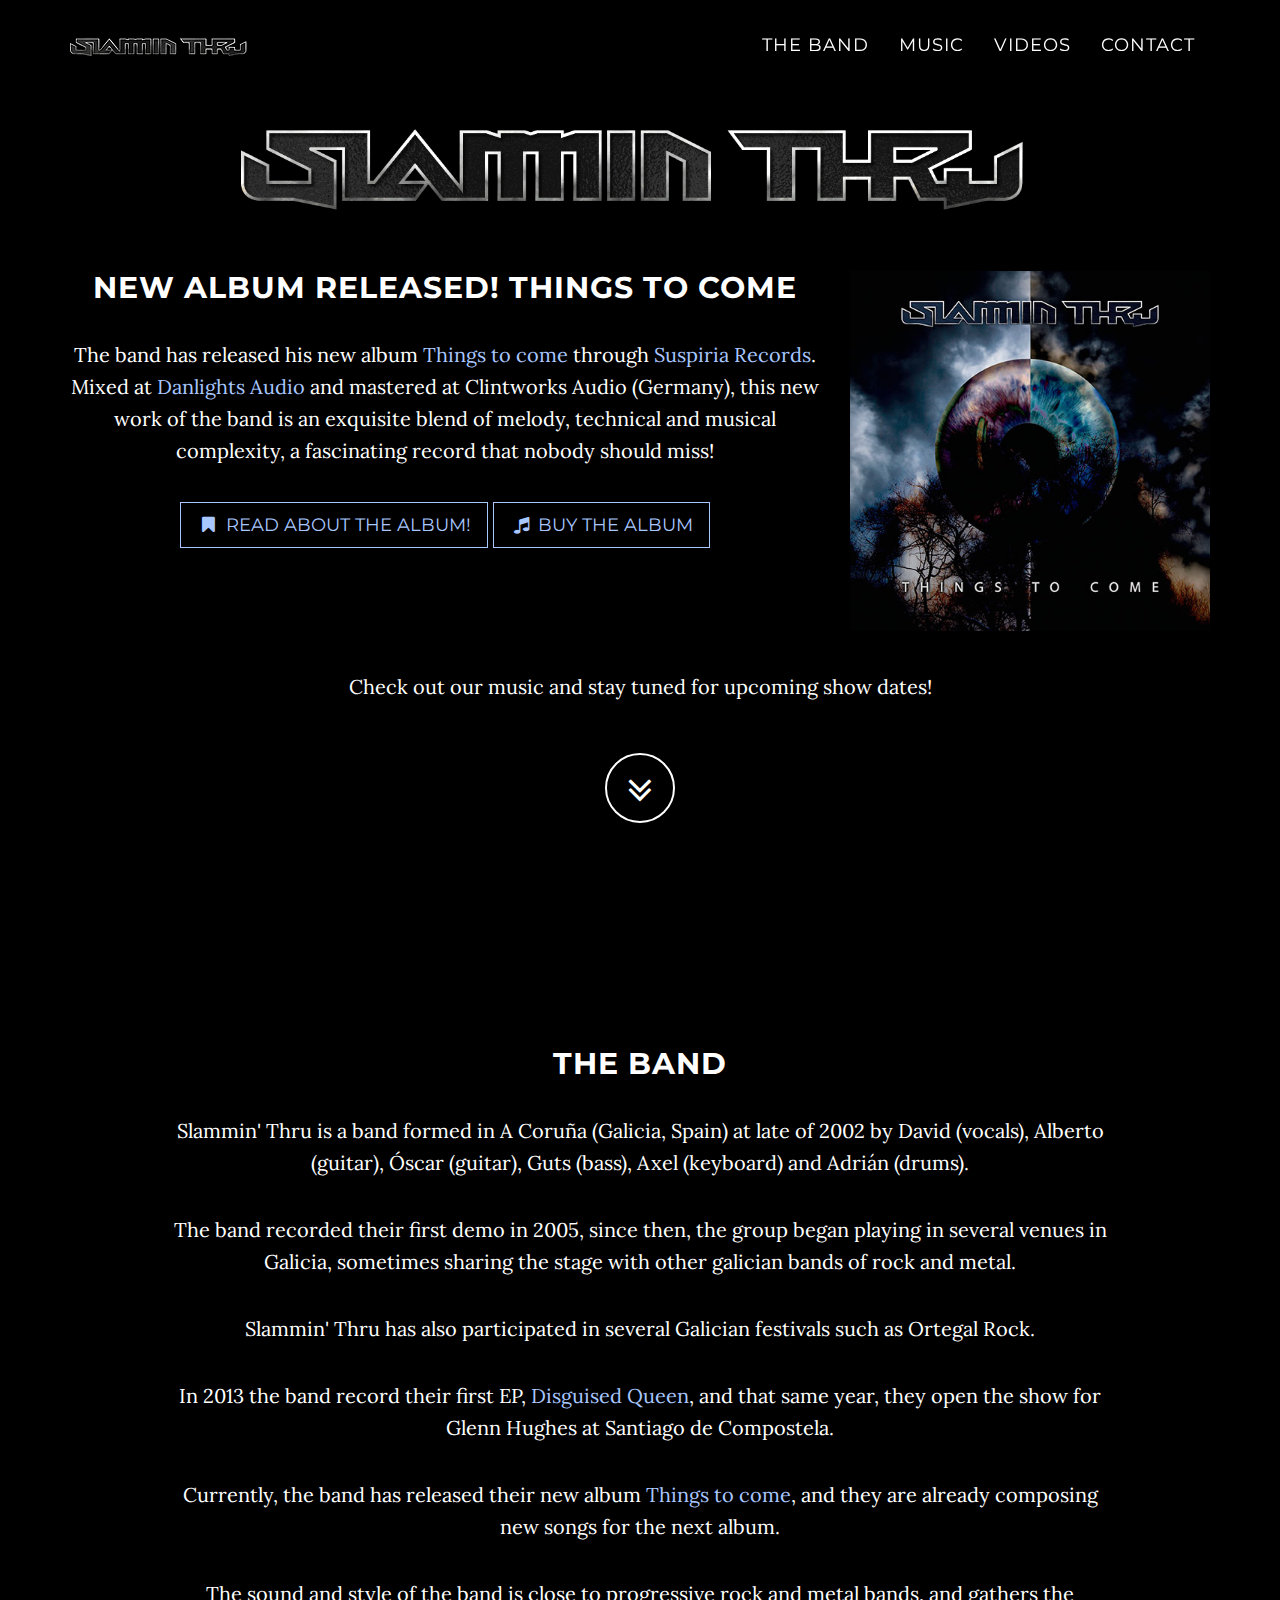
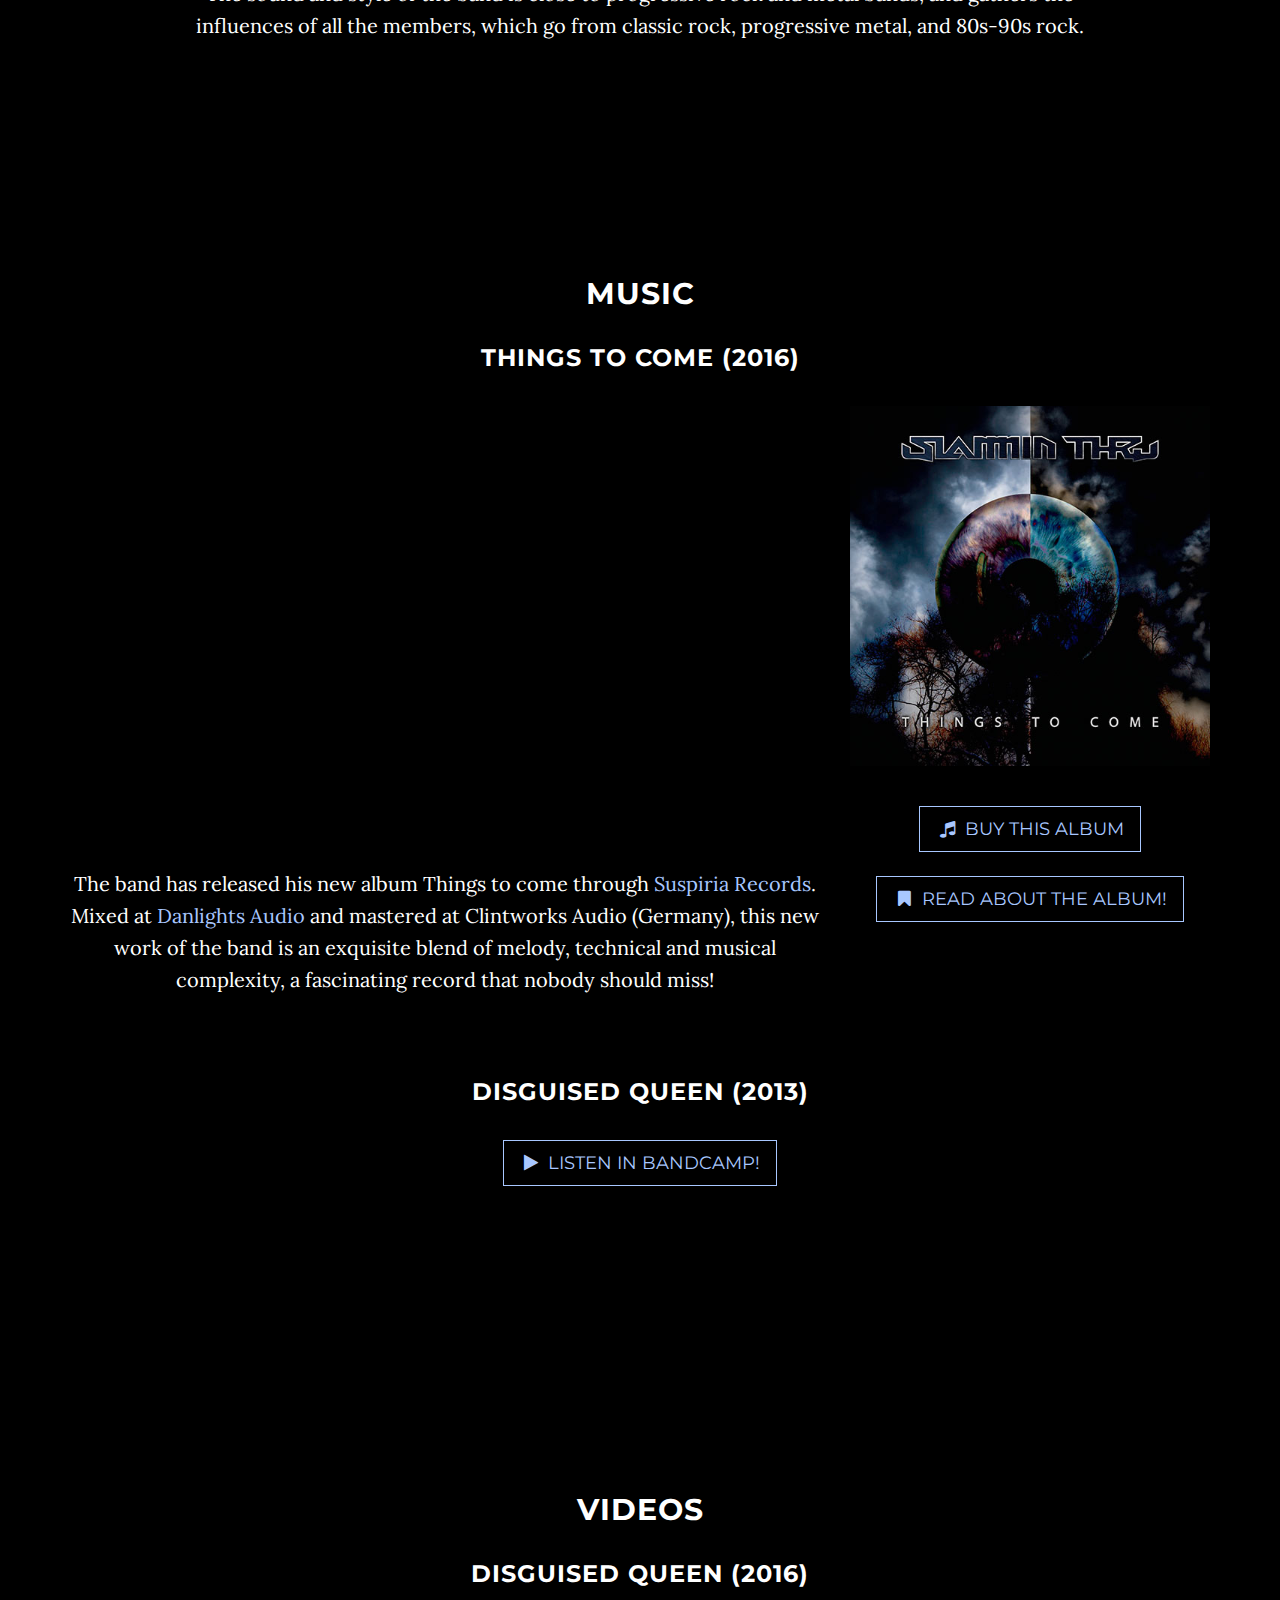
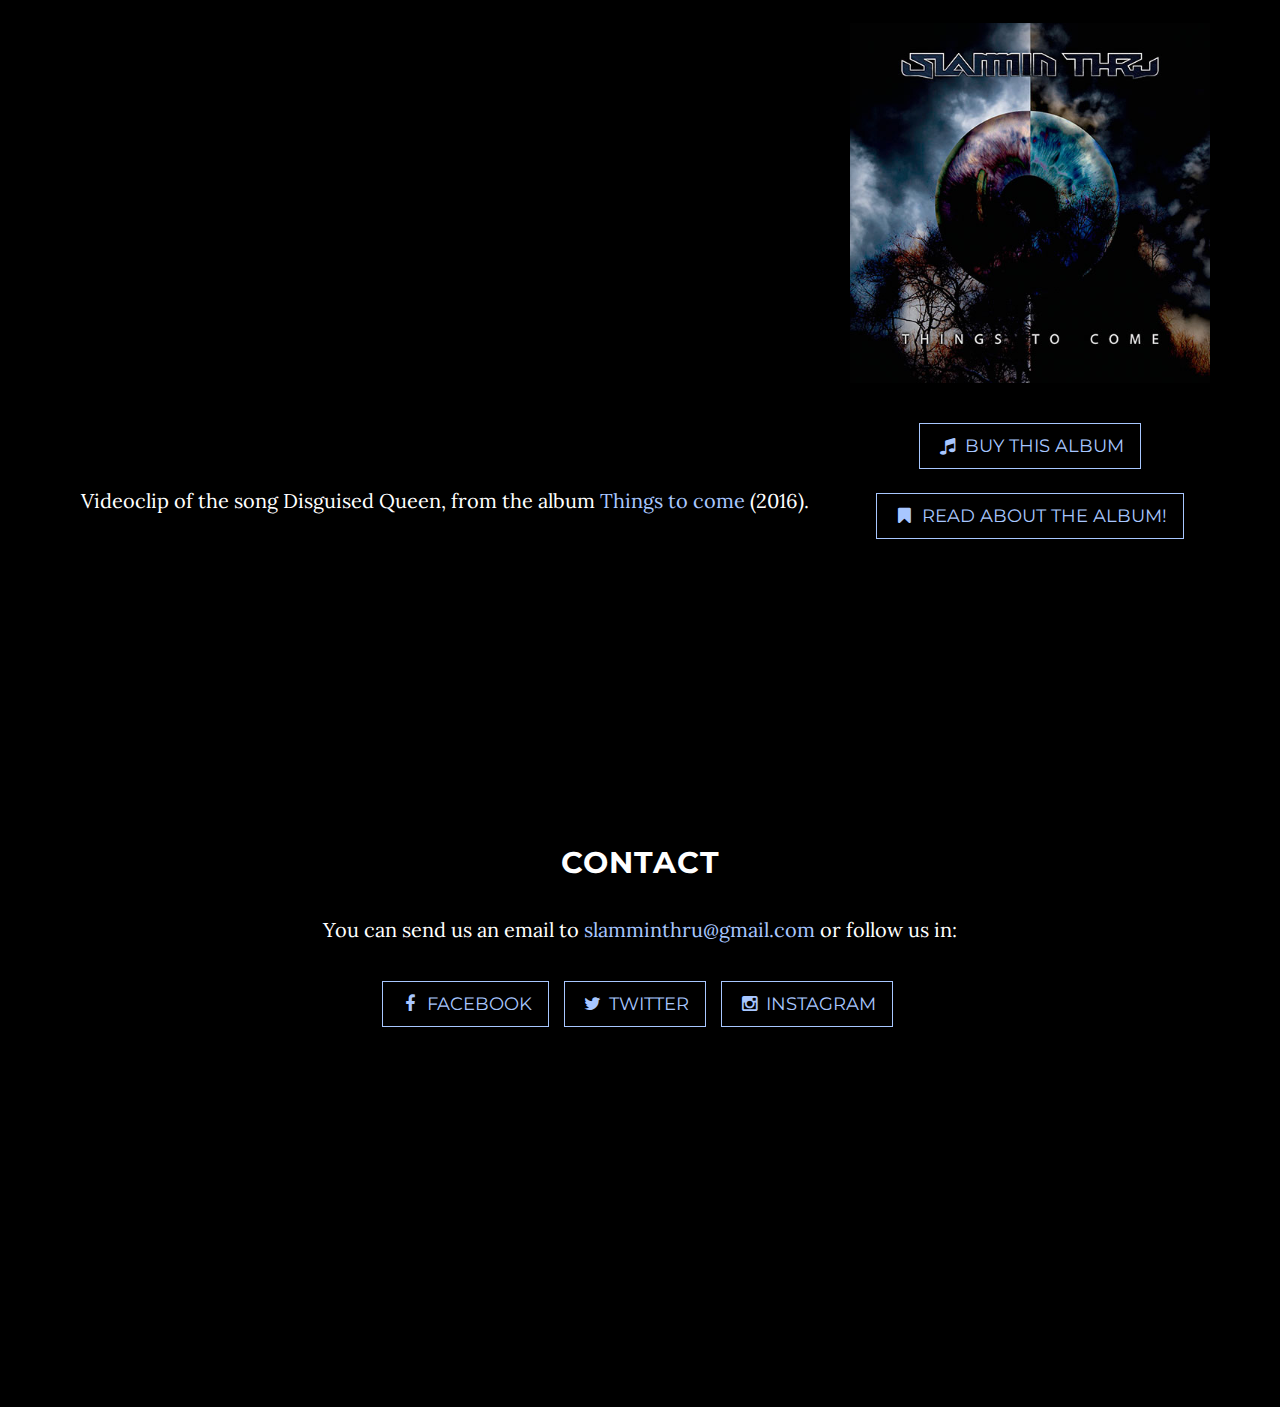
<file: index.html>
<!DOCTYPE html>
<html lang="en">

<head>

    <meta charset="utf-8">
    <meta http-equiv="X-UA-Compatible" content="IE=edge">
    <meta name="viewport" content="width=device-width, initial-scale=1">

    <title>Slammin' Thru - Progressive metal band from A Coruña (Galicia, Spain)</title>
	<meta name="description" content="Slammin' Thru is progressive metal band based in A Coruña (Galicia, Spain)." />

	<meta property="og:url" content="http://www.slamminthru.com" />
	<meta property="og:site_name" content="Slammin' Thru" />
	<meta property="og:image" content="http://web-slamminthru.rhcloud.com/img/imagen_fb.jpg" />
	<meta property="og:title" content="Slammin' Thru" />
	<meta property="og:description" content="Slammin' Thru is a progressive metal band based in A Coruña (Galicia, Spain)." />
	<meta property="og:type" content="website" />

    <!-- Bootstrap Core CSS -->
    <link href="css/bootstrap.min.css" rel="stylesheet">

    <!-- Custom CSS -->
    <link href="css/grayscale.css?v=1.1" rel="stylesheet">

    <!-- Custom Fonts -->
    <link href="font-awesome/css/font-awesome.min.css" rel="stylesheet" type="text/css">
    <link href="http://fonts.googleapis.com/css?family=Lora:400,700,400italic,700italic" rel="stylesheet" type="text/css">
    <link href="http://fonts.googleapis.com/css?family=Montserrat:400,700" rel="stylesheet" type="text/css">

    <!-- HTML5 Shim and Respond.js IE8 support of HTML5 elements and media queries -->
    <!-- WARNING: Respond.js doesn't work if you view the page via file:// -->
    <!--[if lt IE 9]>
        <script src="https://oss.maxcdn.com/libs/html5shiv/3.7.0/html5shiv.js"></script>
        <script src="https://oss.maxcdn.com/libs/respond.js/1.4.2/respond.min.js"></script>
    <![endif]-->

</head>

<body id="page-top" data-spy="scroll" data-target=".navbar-fixed-top">

    <!-- Navigation -->
    <nav class="navbar navbar-custom navbar-fixed-top" role="navigation">
        <div class="container">
            <div class="navbar-header">
                <button type="button" class="navbar-toggle" data-toggle="collapse" data-target=".navbar-main-collapse">
                    <i class="fa fa-bars"></i>
                </button>
                <a class="navbar-brand page-scroll" href="#page-top">
                    <img src="img/logo_st_mini.png" alt="Slammin' Thru" />
                </a>
            </div>

            <!-- Collect the nav links, forms, and other content for toggling -->
            <div class="collapse navbar-collapse navbar-right navbar-main-collapse">
                <ul class="nav navbar-nav">
                    <!-- Hidden li included to remove active class from about link when scrolled up past about section -->
                    <li class="hidden">
                        <a href="#page-top"></a>
                    </li>
                    <li>
                        <a class="page-scroll" href="#the-band">The band</a>
                    </li>
                    <li>
                        <a class="page-scroll" href="#music">Music</a>
                    </li>
                    <li>
                        <a class="page-scroll" href="#videos">Videos</a>
                    </li>
                    <li>
                        <a class="page-scroll" href="#contact">Contact</a>
                    </li>
                </ul>
            </div>
            <!-- /.navbar-collapse -->
        </div>
        <!-- /.container -->
    </nav>

    <section id="home" class="container content-section text-center">
        <div class="row">
            <div class="col-md-12">
                <div id="logo_intro">
                    <h1>Slammin' Thru</h1>
                    <img src="img/logo_st.png" alt="Slammin' Thru" />
                </div>
            </div>
        </div>
        <div class="row">
            <div class="col-md-8">

                <h2>New album released! Things to come</h2>
                <p>
                    The band has released his new album <a href="http://www.slamminthru.com/things-to-come">Things to come</a> through <a target="_blank" href="http://www.suspiriarecords.com/">Suspiria Records</a>. Mixed at <a target="_blank" href="http://danlightsaudio.com/">Danlights Audio</a> and mastered at Clintworks Audio (Germany), this new work of the band is an exquisite blend of melody, technical and musical complexity, a fascinating record that nobody should miss!
                </p>
                <p>
                    <a href="http://www.slamminthru.com/things-to-come" class="btn btn-default btn-lg"><i class="fa fa-bookmark fa-fw"></i> <span class="network-name">Read about the album!</span></a>
                    <a target="_blank" href="http://shop.suspiriarecords.com/home/146-slammin-thru-things-to-come.html" class="btn btn-default btn-lg"><i class="fa fa-music fa-fw"></i> <span class="network-name">Buy the album</span></a>
                </p>

            </div>

            <div class="col-md-4">
                <a target="_blank" href="http://shop.suspiriarecords.com/home/146-slammin-thru-things-to-come.html">
                    <img class="img-responsive center-block" src="img/portada_things_to_come.jpg" alt="Things to come" />
                </a>
            </div>
        </div>
        <div class="row">
            <div class="col-md-12">
                <br><br>
                <p>Check out our music and stay tuned for upcoming show dates!</p>
                <a href="#the-band" class="btn btn-circle page-scroll">
                    <i class="fa fa-angle-double-down animated"></i>
                </a>
            </div>
        </div>
    </section>

    <section id="the-band" class="container content-section text-center">
        <div class="row">
            <div class="col-lg-10 col-lg-offset-1">
                <h2>The band</h2>
                <p>Slammin' Thru is a band formed in A Coruña (Galicia, Spain) at late of 2002 by David (vocals), Alberto (guitar), Óscar (guitar), Guts (bass), Axel (keyboard) and Adrián (drums).</p>
				<p>The band recorded their first demo in 2005, since then, the group began playing in several venues in Galicia, sometimes sharing the stage with other galician bands of rock and metal.</p>
				<p>Slammin' Thru has also participated in several Galician festivals such as Ortegal Rock.</p>
				<p>In 2013 the band record their first EP, <a target="_blank" href="http://slamminthru.bandcamp.com">Disguised Queen</a>, and that same year, they open the show for Glenn Hughes at Santiago de Compostela.</p>
				<p>Currently, the band has released their new album <a href="http://www.slamminthru.com/things-to-come">Things to come</a>, and they are already composing new songs for the next album.</p>
				<p>The sound and style of the band is close to progressive rock and metal bands, and gathers the influences of all the members, which go from classic rock, progressive metal, and 80s-90s rock.</p>
            </div>
        </div>
    </section>

    <section id="music" class="container content-section text-center">
        <div class="row">
            <div class="col-md-12">
                <h2>Music</h2>
            </div>
        </div>

        <div class="row work">
            <div class="col-md-12">
                <h3>Things to come (2016)</h3>
            </div>
            <div class="col-md-8" id="contenedor_video">
                <iframe width="560" height="315" src="https://www.youtube.com/embed/twc5SUYgcH8" frameborder="0" allowfullscreen></iframe>
                <br><br>
                <p>
                    The band has released his new album Things to come through <a target="_blank" href="http://www.suspiriarecords.com/">Suspiria Records</a>. Mixed at <a target="_blank" href="http://danlightsaudio.com/">Danlights Audio</a> and mastered at Clintworks Audio (Germany), this new work of the band is an exquisite blend of melody, technical and musical complexity, a fascinating record that nobody should miss!
                </p>
            </div>

            <div class="col-md-4">
                <a target="_blank" href="http://shop.suspiriarecords.com/home/146-slammin-thru-things-to-come.html">
                    <img class="img-responsive center-block" src="img/portada_things_to_come.jpg" alt="Things to come" />
                </a>
                <br><br>
                <p>
                    <a target="_blank" href="http://shop.suspiriarecords.com/home/146-slammin-thru-things-to-come.html" class="btn btn-default btn-lg"><i class="fa fa-music fa-fw"></i> <span class="network-name">Buy this album</span></a>
                    <a href="http://www.slamminthru.com/things-to-come" class="btn btn-default btn-lg"><i class="fa fa-bookmark fa-fw"></i> <span class="network-name">Read about the album!</span></a>
                </p>
            </div>
        </div>

        <div class="row work">
            <div class="col-lg-8 col-lg-offset-2">
                <h3>Disguised Queen (2013)</h3>
                <p>
                    <a target="_blank" href="https://slamminthru.bandcamp.com/" class="btn btn-default btn-lg"><i class="fa fa-play fa-fw"></i> <span class="network-name">Listen in Bandcamp!</span></a>
                </p>
            </div>
        </div>
    </section>

    <section id="videos" class="container content-section text-center">
        <div class="row">
            <div class="col-md-12">
                <h2>Videos</h2>
            </div>
        </div>

        <div class="row work">
            <div class="col-md-12">
                <h3>Disguised Queen (2016)</h3>
            </div>
            <div class="col-md-8" id="contenedor_video">
                <iframe width="560" height="315" src="https://www.youtube.com/embed/2OXG4bGkb2M" frameborder="0" allowfullscreen></iframe>
                <br><br>
                <p>
                    Videoclip of the song Disguised Queen, from the album <a href="http://www.slamminthru.com/things-to-come">Things to come</a> (2016).
                </p>
            </div>

            <div class="col-md-4">
                <a target="_blank" href="http://shop.suspiriarecords.com/home/146-slammin-thru-things-to-come.html">
                    <img class="img-responsive center-block" src="img/portada_things_to_come.jpg" alt="Things to come" />
                </a>
                <br><br>
                <p>
                    <a target="_blank" href="http://shop.suspiriarecords.com/home/146-slammin-thru-things-to-come.html" class="btn btn-default btn-lg"><i class="fa fa-music fa-fw"></i> <span class="network-name">Buy this album</span></a>
                    <a href="http://www.slamminthru.com/things-to-come" class="btn btn-default btn-lg"><i class="fa fa-bookmark fa-fw"></i> <span class="network-name">Read about the album!</span></a>
                </p>
            </div>
        </div>
    </section>

    <!-- Contact Section -->
    <section id="contact" class="container content-section text-center">
        <div class="row">
            <div class="col-lg-8 col-lg-offset-2">
                <h2>Contact</h2>
                <p>You can send us an email to <a href="mailto:slamminthru@gmail.com">slamminthru@gmail.com</a> or follow us in:</p>
                <ul class="list-inline banner-social-buttons">
                    <li>
                        <a target="_blank" href="https://www.facebook.com/slamminthru" class="btn btn-default btn-lg"><i class="fa fa-facebook fa-fw"></i> <span class="network-name">Facebook</span></a>
                    </li>
                    <li>
                        <a target="_blank" href="https://twitter.com/slamminthru" class="btn btn-default btn-lg"><i class="fa fa-twitter fa-fw"></i> <span class="network-name">Twitter</span></a>
                    </li>
                    <li>
                        <a target="_blank" href="https://www.instagram.com/slamminthru/" class="btn btn-default btn-lg"><i class="fa fa-instagram fa-fw"></i> <span class="network-name">Instagram</span></a>
                    </li>
                </ul>

                <br><br><br><br><br><br><br><br><br><br><br><br><br><br>
            </div>
        </div>
    </section>

    <!-- Footer -->
    <footer>
        <div class="container text-center">
        </div>
    </footer>

    <!-- jQuery -->
    <script src="js/jquery.js"></script>

    <!-- Bootstrap Core JavaScript -->
    <script src="js/bootstrap.min.js"></script>

    <!-- Plugin JavaScript -->
    <script src="js/jquery.easing.min.js"></script>

    <script src="js/jquery.fitvids.js"></script>

    <!-- Custom Theme JavaScript -->
    <script src="js/grayscale.js"></script>


    <script>
      (function(i,s,o,g,r,a,m){i['GoogleAnalyticsObject']=r;i[r]=i[r]||function(){
      (i[r].q=i[r].q||[]).push(arguments)},i[r].l=1*new Date();a=s.createElement(o),
      m=s.getElementsByTagName(o)[0];a.async=1;a.src=g;m.parentNode.insertBefore(a,m)
      })(window,document,'script','//www.google-analytics.com/analytics.js','ga');

      ga('create', 'UA-25254811-1', 'slamminthru.com');
      ga('send', 'pageview');

    </script>

</body>

</html>
</file>
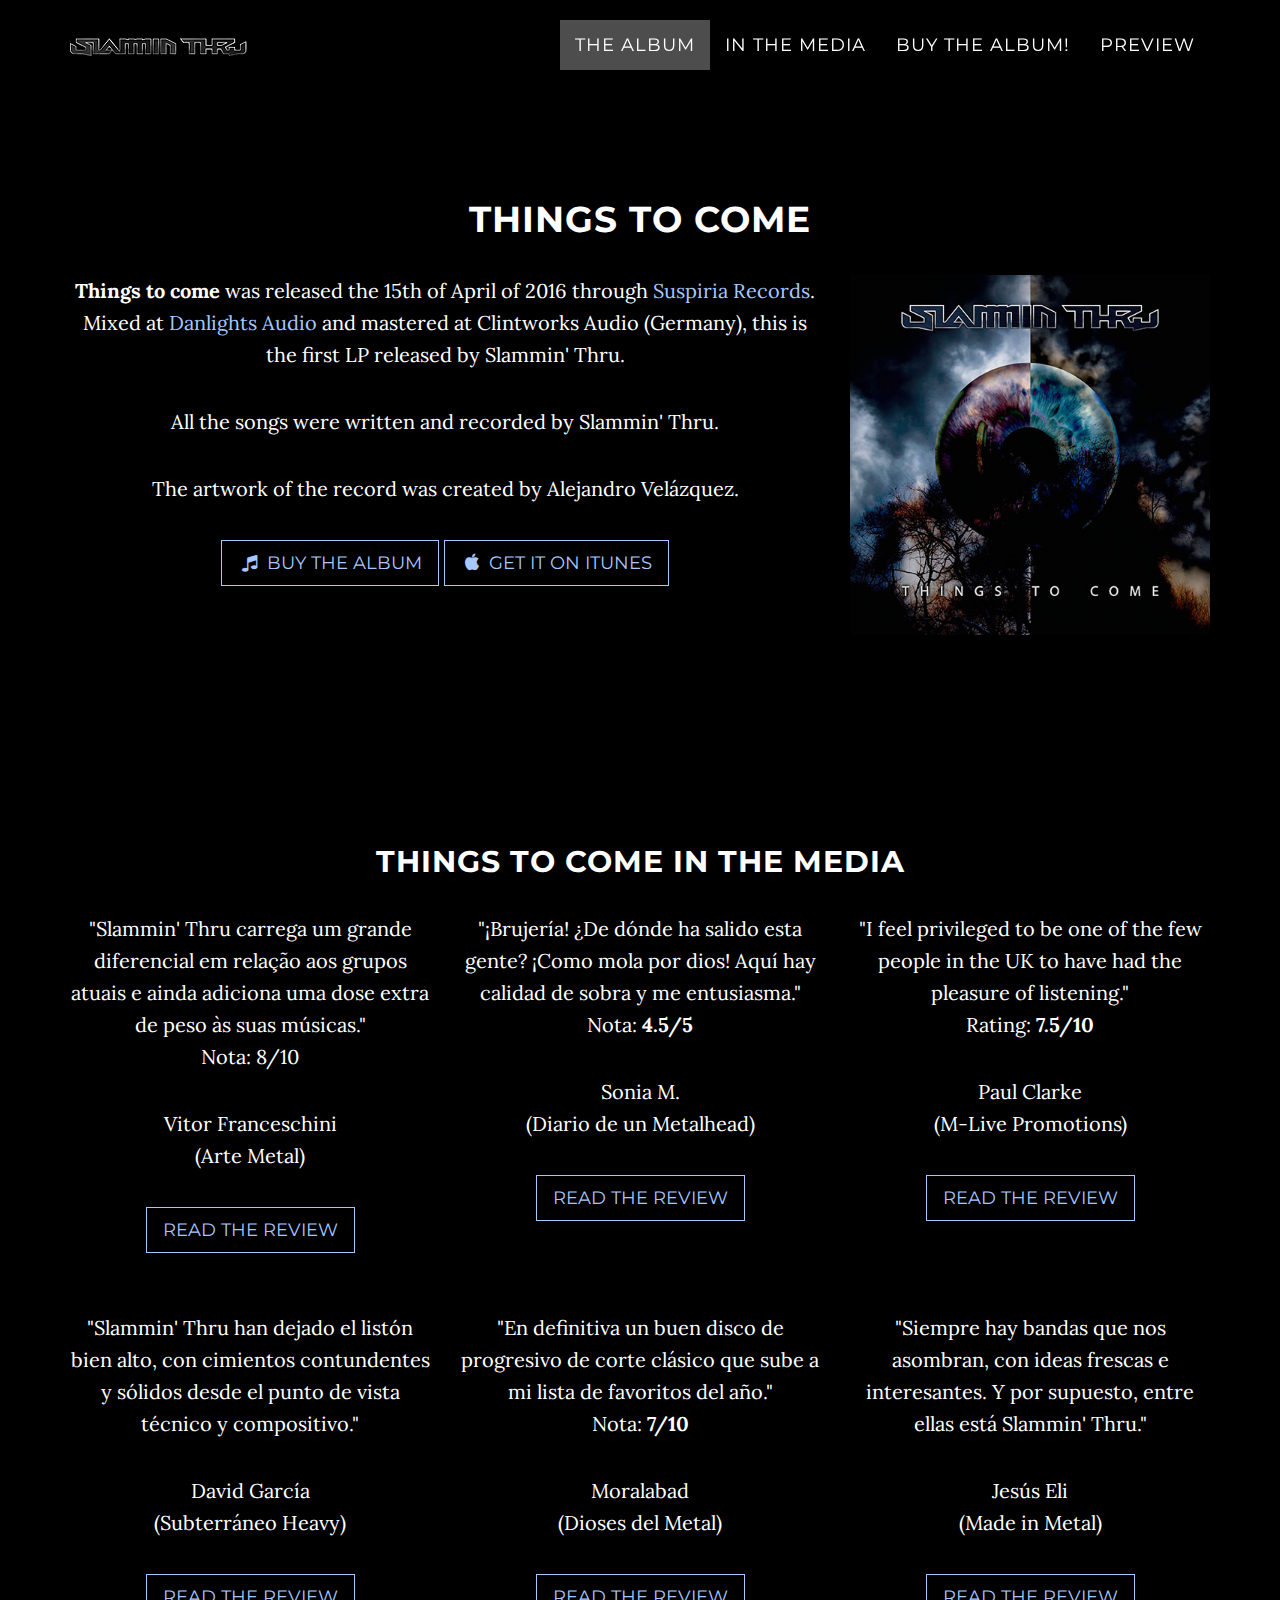
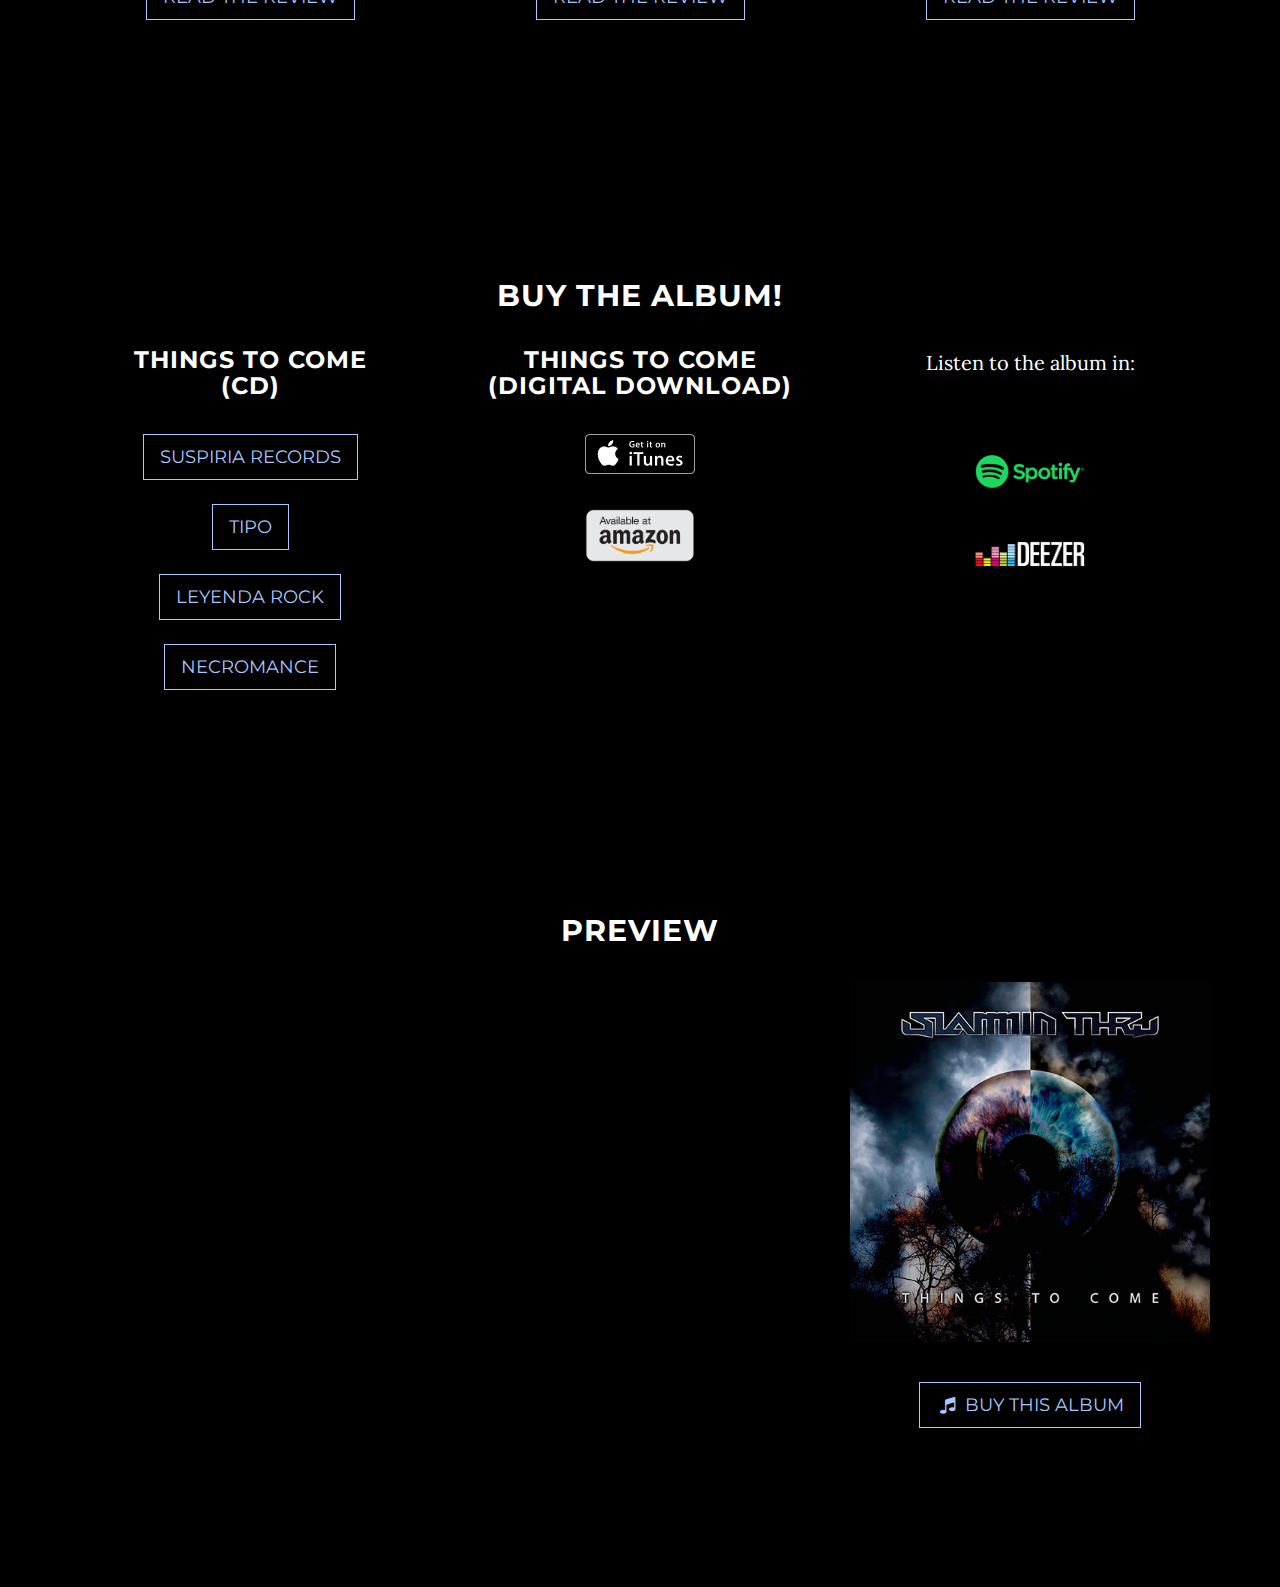
<file: things-to-come.html>
<!DOCTYPE html>
<html lang="en">

<head>

    <meta charset="utf-8">
    <meta http-equiv="X-UA-Compatible" content="IE=edge">
    <meta name="viewport" content="width=device-width, initial-scale=1">

    <title>Things to come - Slammin' Thru - Progressive metal band from A Coruña (Galicia, Spain)</title>
	<meta name="description" content="Things to come was released the 15th of April of 2016 through Suspiria Records and was mixed at Danlights Audio and mastered at Clintworks Audio (Germany)." />

	<meta property="og:url" content="http://www.slamminthru.com/things-to-come" />
	<meta property="og:site_name" content="Slammin' Thru" />
	<meta property="og:image" content="http://www.slamminthru.com/img/portada_things_to_come.jpg" />
	<meta property="og:title" content="Things to come" />
	<meta property="og:description" content="Things to come was released the 15th of April of 2016 through Suspiria Records and was mixed at Danlights Audio and mastered at Clintworks Audio (Germany)." />
	<meta property="og:type" content="website" />

    <!-- Bootstrap Core CSS -->
    <link href="css/bootstrap.min.css" rel="stylesheet">

    <!-- Custom CSS -->
    <link href="css/grayscale.css?v=1.1" rel="stylesheet">

    <!-- Custom Fonts -->
    <link href="font-awesome/css/font-awesome.min.css" rel="stylesheet" type="text/css">
    <link href="http://fonts.googleapis.com/css?family=Lora:400,700,400italic,700italic" rel="stylesheet" type="text/css">
    <link href="http://fonts.googleapis.com/css?family=Montserrat:400,700" rel="stylesheet" type="text/css">

    <!-- HTML5 Shim and Respond.js IE8 support of HTML5 elements and media queries -->
    <!-- WARNING: Respond.js doesn't work if you view the page via file:// -->
    <!--[if lt IE 9]>
        <script src="https://oss.maxcdn.com/libs/html5shiv/3.7.0/html5shiv.js"></script>
        <script src="https://oss.maxcdn.com/libs/respond.js/1.4.2/respond.min.js"></script>
    <![endif]-->

</head>

<body id="page-top" data-spy="scroll" data-target=".navbar-fixed-top">

    <!-- Navigation -->
    <nav class="navbar navbar-custom navbar-fixed-top" role="navigation">
        <div class="container">
            <div class="navbar-header">
                <button type="button" class="navbar-toggle" data-toggle="collapse" data-target=".navbar-main-collapse">
                    <i class="fa fa-bars"></i>
                </button>
                <a class="navbar-brand page-scroll" href="http://www.slamminthru.com">
                    <img src="img/logo_st_mini.png" alt="Slammin' Thru" />
                </a>
            </div>

            <!-- Collect the nav links, forms, and other content for toggling -->
            <div class="collapse navbar-collapse navbar-right navbar-main-collapse">
                <ul class="nav navbar-nav">
                    <!-- Hidden li included to remove active class from about link when scrolled up past about section -->
                    <li class="hidden">
                        <a href="#page-top"></a>
                    </li>
                    <li>
                        <a class="page-scroll" href="#the-album">The album</a>
                    </li>
                    <li>
                        <a class="page-scroll" href="#in-the-media">In the media</a>
                    </li>
                    <li>
                        <a class="page-scroll" href="#buy-the-album">Buy the album!</a>
                    </li>
                    <li>
                        <a class="page-scroll" href="#preview">Preview</a>
                    </li>
                </ul>
            </div>
            <!-- /.navbar-collapse -->
        </div>
        <!-- /.container -->
    </nav>

    <section id="the-album" class="container content-section text-center">
    	<div class="row">
    		<div class="col-md-12">
    			<h1>Things to come</h1>
    		</div>
    	</div>
        <div class="row">
            <div class="col-md-8">
                <p>
                    <strong>Things to come</strong> was released the 15th of April of 2016 through <a target="_blank" href="http://www.suspiriarecords.com/">Suspiria Records</a>. Mixed at <a target="_blank" href="http://danlightsaudio.com/">Danlights Audio</a> and mastered at Clintworks Audio (Germany), this is the first LP released by Slammin' Thru.
                </p>
                <p>All the songs were written and recorded by Slammin' Thru.</p>
                <p>The artwork of the record was created by Alejandro Velázquez.</p>
                <p>
                    <a href="#buy-the-album" class="page-scroll btn btn-default btn-lg"><i class="fa fa-music fa-fw"></i> <span class="network-name">Buy the album</span></a>
                    <a target="_blank" href="https://itunes.apple.com/es/album/things-to-come/id1110816838" class="btn btn-default btn-lg"><i class="fa fa-apple fa-fw"></i> <span class="network-name">Get it on iTunes</span></a>
                </p>
            </div>

            <div class="col-md-4">
                <a target="_blank" href="#buy-the-album" class="page-scroll">
                    <img class="img-responsive center-block" src="img/portada_things_to_come.jpg" alt="Things to come" />
                </a>
            </div>
        </div>
	</section>

	<section id="in-the-media" class="container content-section text-center">
		<div class="row">
        	<div class="col-md-12">
        		<h2>Things to come in the media</h2>
        	</div>
		</div>
		<div class="row">
            <div class="col-md-4">
                <p>"Slammin' Thru carrega um grande diferencial em relação aos grupos atuais e ainda adiciona uma dose extra de peso às suas músicas." <br />Nota: 8/10</p>
                <p>Vitor Franceschini <br />(Arte Metal)</p>
                <p><a target="_blank" class="btn btn-default btn-lg" href="http://blogartemetal.blogspot.com.es/2016/08/slammin-thru-things-to-come.html">Read the review</a></p>
            </div>
            <div class="col-md-4">
        		<p>"¡Brujería! ¿De dónde ha salido esta gente? ¡Como mola por dios! Aquí hay calidad de sobra y me entusiasma." <br />Nota: <strong>4.5/5</strong></p>
        		<p>Sonia M. <br />(Diario de un Metalhead)</p>
        		<p><a target="_blank" class="btn btn-default btn-lg" href="http://www.larryrunner.com/2016/05/slammin-thru-things-to-come-2016.html">Read the review</a></p>
        	</div>
        	<div class="col-md-4">
        		<p>"I feel privileged to be one of the few people in the UK to have had the pleasure of listening." <br />Rating: <strong>7.5/10</strong></p>
        		<p>Paul Clarke <br />(M-Live Promotions)</p>
        		<p><a target="_blank" class="btn btn-default btn-lg" href="http://m-livepro.com/x03b-ar160415-slamminthru.php">Read the review</a></p>
        	</div>
        </div>
        <div class="row">
            <div class="col-md-4">
        		<p>"Slammin' Thru han dejado el listón bien alto, con cimientos contundentes y sólidos desde el punto de vista técnico y compositivo."</p>
        		<p>David García <br />(Subterráneo Heavy)</p>
        		<p><a target="_blank" class="btn btn-default btn-lg" href="http://subterraneoheavy.com/webzine/slammin-thru-things-to-come-2016/">Read the review</a></p>
        	</div>
            <div class="col-md-4">
        		<p>"En definitiva un buen disco de progresivo de corte clásico que sube a mi lista de favoritos del año." <br />Nota: <strong>7/10</strong></p>
        		<p>Moralabad <br />(Dioses del Metal)</p>
        		<p><a target="_blank" class="btn btn-default btn-lg" href="http://www.diosesdelmetal.org/criticas/nacional/7759-slammin-thru-things-to-come-2016?utm_content=buffer99604&utm_medium=social&utm_source=facebook.com&utm_campaign=buffer">Read the review</a></p>
        	</div>
            <div class="col-md-4">
        		<p>"Siempre hay bandas que nos asombran, con ideas frescas e interesantes. Y por supuesto, entre ellas está Slammin' Thru."</p>
        		<p>Jesús Eli <br />(Made in Metal)</p>
        		<p><a target="_blank" class="btn btn-default btn-lg" href="http://www.madeinmetal.es/index.php/discos/novedades/7259-slammin-thru-things-to-come-2016?utm_content=buffere4b69&utm_medium=social&utm_source=facebook.com&utm_campaign=buffer">Read the review</a></p>
        	</div>
		</div>
	</section>

	<section id="buy-the-album" class="container content-section text-center">
        <div class="row">
        	<div class="col-md-12">
        		<h2>Buy the album!</h2>
        	</div>
        </div>
        <div class="row">
            <div class="col-md-4">
            	<h3>Things to come <br />(CD)</h3>
            	<ul>
            		<li><a target="_blank" class="btn btn-default btn-lg" href="http://shop.suspiriarecords.com/home/146-slammin-thru-things-to-come.html">Suspiria Records</a></li>
            		<li><a target="_blank" class="btn btn-default btn-lg" href="https://musica.tipo.es/estatal-rock-pop/cd-slammin-thru-things-to-come/">Tipo</a></li>
            		<li><a target="_blank" class="btn btn-default btn-lg" href="http://www.leyendarock.es/7077-slammin-thru-things-to-come.html">Leyenda Rock</a></li>
            		<li><a target="_blank" class="btn btn-default btn-lg" href="http://www.necromancetienda.com/necromancetienda/5883800/slammin--thru-%28esp%29-%26quot%3Bthings-to-come%26quot%3B-cd.html">Necromance</a></li>
            	</ul>
            </div>
            <div class="col-md-4">
            	<h3>Things to come <br />(digital download)</h3>
            	<p><a target="_blank" href="https://itunes.apple.com/es/album/things-to-come/id1110816838" target="_blank"><img src="img/get_it_on_itunes.png" alt="Get it on iTunes" /></a></p>
            	<p><a target="_blank" href="http://www.amazon.es/dp/B01F6H3A5S/" target="_blank"><img width="110" src="img/amazon-logo_grey.png" alt="Available at Amazon" /></a></p>
            </div>
        	<div class="col-md-4">
        		<p>Listen to the album in:</p>
        		<br /><br />
        		<p><a target="_blank" href="https://play.spotify.com/album/3Q7z7j7e2SG7P6LIpGIfs2?play=true&utm_source=open.spotify.com&utm_medium=open"><img width="110" src="img/Spotify_Logo_RGB_Green.png" alt="Spotify"></a></p>
        		<p><a target="_blank" href="http://www.deezer.com/album/13032008"><img width="110" src="img/DeezerApplats_RVB_Blanc.png" alt="Deezer"></a></p>
        	</div>
        </div>
    </section>

	<section id="preview" class="container content-section text-center">
        <div class="row">
        	<div class="col-md-12">
        		<h2>Preview</h2>
        	</div>
        </div>
        <div class="row">
    		<div class="col-md-8" id="contenedor_video">
            	<iframe width="560" height="315" src="https://www.youtube.com/embed/twc5SUYgcH8" frameborder="0" allowfullscreen></iframe>
            	<br /><br /><br /><br />
            </div>
            <div class="col-md-4">
                <a target="_blank" href="http://shop.suspiriarecords.com/home/146-slammin-thru-things-to-come.html">
                    <img class="img-responsive center-block" src="img/portada_things_to_come.jpg" alt="Things to come" />
                </a>
                <br><br>
                <p>
                    <a target="_blank" href="http://shop.suspiriarecords.com/home/146-slammin-thru-things-to-come.html" class="btn btn-default btn-lg"><i class="fa fa-music fa-fw"></i> <span class="network-name">Buy this album</span></a>
                </p>
            </div>
        </div>
	</section>

    <!-- Footer -->
    <footer>
        <div class="container text-center">
        </div>
    </footer>

    <!-- jQuery -->
    <script src="js/jquery.js"></script>

    <!-- Bootstrap Core JavaScript -->
    <script src="js/bootstrap.min.js"></script>

    <!-- Plugin JavaScript -->
    <script src="js/jquery.easing.min.js"></script>

    <script src="js/jquery.fitvids.js"></script>

    <!-- Custom Theme JavaScript -->
    <script src="js/grayscale.js"></script>


    <script>
      (function(i,s,o,g,r,a,m){i['GoogleAnalyticsObject']=r;i[r]=i[r]||function(){
      (i[r].q=i[r].q||[]).push(arguments)},i[r].l=1*new Date();a=s.createElement(o),
      m=s.getElementsByTagName(o)[0];a.async=1;a.src=g;m.parentNode.insertBefore(a,m)
      })(window,document,'script','//www.google-analytics.com/analytics.js','ga');

      ga('create', 'UA-25254811-1', 'slamminthru.com');
      ga('send', 'pageview');

    </script>

</body>

</html>
</file>
<file: css/grayscale.css>
/*!
 * Start Bootstrap - Grayscale Bootstrap Theme (http://startbootstrap.com)
 * Code licensed under the Apache License v2.0.
 * For details, see http://www.apache.org/licenses/LICENSE-2.0.
 */

body {
    width: 100%;
    height: 100%;
    font-family: Lora,"Helvetica Neue",Helvetica,Arial,sans-serif;
    color: #fff;
    background-color: #000;
}

html {
    width: 100%;
    height: 100%;
}

h1,
h2,
h3,
h4,
h5,
h6 {
    margin: 0 0 35px;
    text-transform: uppercase;
    font-family: Montserrat,"Helvetica Neue",Helvetica,Arial,sans-serif;
    font-weight: 700;
    letter-spacing: 1px;
}

p {
    margin: 0 0 25px;
    font-size: 18px;
    line-height: 1.5;
}

ul {
    margin: 0 0 0 0;
    padding: 0;
    font-size: 18px;
    line-height: 1.5;
    list-style-type: none;
}

@media(min-width:768px) {
    p {
        margin: 0 0 35px;
        font-size: 20px;
        line-height: 1.6;
    }
}

a {
    color: #a8c7ff;
    -webkit-transition: all .2s ease-in-out;
    -moz-transition: all .2s ease-in-out;
    transition: all .2s ease-in-out;
}

a:hover,
a:focus {
    text-decoration: none;
    color: #8aa3d1;
}

.light {
    font-weight: 400;
}

.navbar-custom {
    margin-bottom: 0;
    border-bottom: 1px solid rgba(255,255,255,.3);
    text-transform: uppercase;
    font-family: Montserrat,"Helvetica Neue",Helvetica,Arial,sans-serif;
    background-color: #000;
}

.navbar-custom .navbar-brand {
    font-weight: 700;
}

.navbar-custom .navbar-brand img {
    display: inline-block;
    margin: 0;
    padding: 0;
    border: 0 none;
}

.navbar-custom .navbar-brand:focus {
    outline: 0;
}

.navbar-custom .navbar-brand .navbar-toggle {
    padding: 4px 6px;
    font-size: 16px;
    color: #fff;
}

.navbar-custom .navbar-brand .navbar-toggle:focus,
.navbar-custom .navbar-brand .navbar-toggle:active {
    outline: 0;
}

.navbar-custom a {
    color: #fff;
}

.navbar-custom .nav li a {
    -webkit-transition: background .3s ease-in-out;
    -moz-transition: background .3s ease-in-out;
    transition: background .3s ease-in-out;
}

.navbar-custom .nav li a:hover {
    outline: 0;
    color: rgba(255,255,255,.8);
    background-color: transparent;
}

.navbar-custom .nav li a:focus,
.navbar-custom .nav li a:active {
    outline: 0;
    background-color: transparent;
}

.navbar-custom .nav li.active {
    outline: 0;
}

.navbar-custom .nav li.active a {
    background-color: rgba(255,255,255,.3);
}

.navbar-custom .nav li.active a:hover {
    color: #fff;
}

@media(min-width:768px) {
    .navbar-custom {
        padding: 20px 0;
        border-bottom: 0;
        letter-spacing: 1px;
        background: 0 0;
        -webkit-transition: background .5s ease-in-out,padding .5s ease-in-out;
        -moz-transition: background .5s ease-in-out,padding .5s ease-in-out;
        transition: background .5s ease-in-out,padding .5s ease-in-out;
    }

    .navbar-custom.top-nav-collapse {
        padding: 0;
        border-bottom: 1px solid rgba(255,255,255,.3);
        background: #000;
    }
}

.intro {
    display: table;
    width: 100%;
    height: auto;
    padding: 100px 0;
    text-align: center;
    color: #fff;
    /*background: url(../img/foto1.jpg) no-repeat top center scroll;*/
    background-color: #000;
    -webkit-background-size: cover;
    -moz-background-size: cover;
    background-size: cover;
    -o-background-size: cover;
}

.intro .intro-body {
    display: table-cell;
    vertical-align: middle;
}

.intro .intro-body .brand-heading {
    font-size: 40px;
}

.intro .intro-body .intro-text {
    font-size: 18px;
}

#logo_intro {
    text-align: center;
}

#logo_intro h1 {
    text-indent: -9999px;
}

#logo_intro img {
    width: 70%;
    height: auto;
    display: inline-block;
    margin: 0 0 48px 0;
}

.row.work {
    padding-bottom: 48px;
}

a.btn {
    margin-bottom: 24px;
}

.banner-social-buttons a.btn {
    margin-bottom: 0;
}


@media(min-width:768px) {
    .intro {
        height: 100%;
        padding: 0;
    }

    .intro .intro-body .brand-heading {
        font-size: 100px;
    }

    .intro .intro-body .intro-text {
        font-size: 26px;
    }
}

.btn-circle {
    width: 70px;
    height: 70px;
    margin-top: 15px;
    padding: 7px 16px;
    border: 2px solid #fff;
    border-radius: 100%!important;
    font-size: 40px;
    color: #fff;
    background: 0 0;
    -webkit-transition: background .3s ease-in-out;
    -moz-transition: background .3s ease-in-out;
    transition: background .3s ease-in-out;
}

.btn-circle:hover,
.btn-circle:focus {
    outline: 0;
    color: #fff;
    background: rgba(255,255,255,.1);
}

.btn-circle i.animated {
    -webkit-transition-property: -webkit-transform;
    -webkit-transition-duration: 1s;
    -moz-transition-property: -moz-transform;
    -moz-transition-duration: 1s;
}

.btn-circle:hover i.animated {
    -webkit-animation-name: pulse;
    -moz-animation-name: pulse;
    -webkit-animation-duration: 1.5s;
    -moz-animation-duration: 1.5s;
    -webkit-animation-iteration-count: infinite;
    -moz-animation-iteration-count: infinite;
    -webkit-animation-timing-function: linear;
    -moz-animation-timing-function: linear;
}

@-webkit-keyframes pulse {
    0% {
        -webkit-transform: scale(1);
        transform: scale(1);
    }

    50% {
        -webkit-transform: scale(1.2);
        transform: scale(1.2);
    }

    100% {
        -webkit-transform: scale(1);
        transform: scale(1);
    }
}

@-moz-keyframes pulse {
    0% {
        -moz-transform: scale(1);
        transform: scale(1);
    }

    50% {
        -moz-transform: scale(1.2);
        transform: scale(1.2);
    }

    100% {
        -moz-transform: scale(1);
        transform: scale(1);
    }
}

.content-section {
    padding-top: 80px;
}

#home.content-section {
    padding-top: 40px;
}

.music-section {
    width: 100%;
    padding: 50px 0;
    color: #fff;
    background: url(../img/downloads-bg.jpg) no-repeat center center scroll;
    background-color: #000;
    -webkit-background-size: cover;
    -moz-background-size: cover;
    background-size: cover;
    -o-background-size: cover;
}

#map {
    width: 100%;
    height: 200px;
    margin-top: 100px;
}

@media(min-width:767px) {
    .content-section {
        padding-top: 200px;
    }

    .music-section {
        padding: 100px 0;
    }

    #map {
        height: 400px;
        margin-top: 250px;
    }
}

.btn {
    border-radius: 0;
    text-transform: uppercase;
    font-family: Montserrat,"Helvetica Neue",Helvetica,Arial,sans-serif;
    font-weight: 400;
    -webkit-transition: all .3s ease-in-out;
    -moz-transition: all .3s ease-in-out;
    transition: all .3s ease-in-out;
}

.btn-default {
    border: 1px solid #a8c7ff;
    color: #a8c7ff;
    background-color: transparent;
}

.btn-default:hover,
.btn-default:focus {
    border: 1px solid #a8c7ff;
    outline: 0;
    color: #000;
    background-color: #a8c7ff;
}

ul.banner-social-buttons {
    margin-top: 0;
}

@media(max-width:1199px) {
    ul.banner-social-buttons {
        margin-top: 15px;
    }
}

@media(max-width:767px) {
    #logo_intro img {
        display: none;
    }

    ul.banner-social-buttons li {
        display: block;
        margin-bottom: 20px;
        padding: 0;
    }

    ul.banner-social-buttons li:last-child {
        margin-bottom: 0;
    }
}

footer {
    padding: 50px 0;
}

footer p {
    margin: 0;
}

::-moz-selection {
    text-shadow: none;
    background: #fcfcfc;
    background: rgba(255,255,255,.2);
}

::selection {
    text-shadow: none;
    background: #fcfcfc;
    background: rgba(255,255,255,.2);
}

img::selection {
    background: 0 0;
}

img::-moz-selection {
    background: 0 0;
}

body {
    webkit-tap-highlight-color: rgba(255,255,255,.2);
}
</file>
